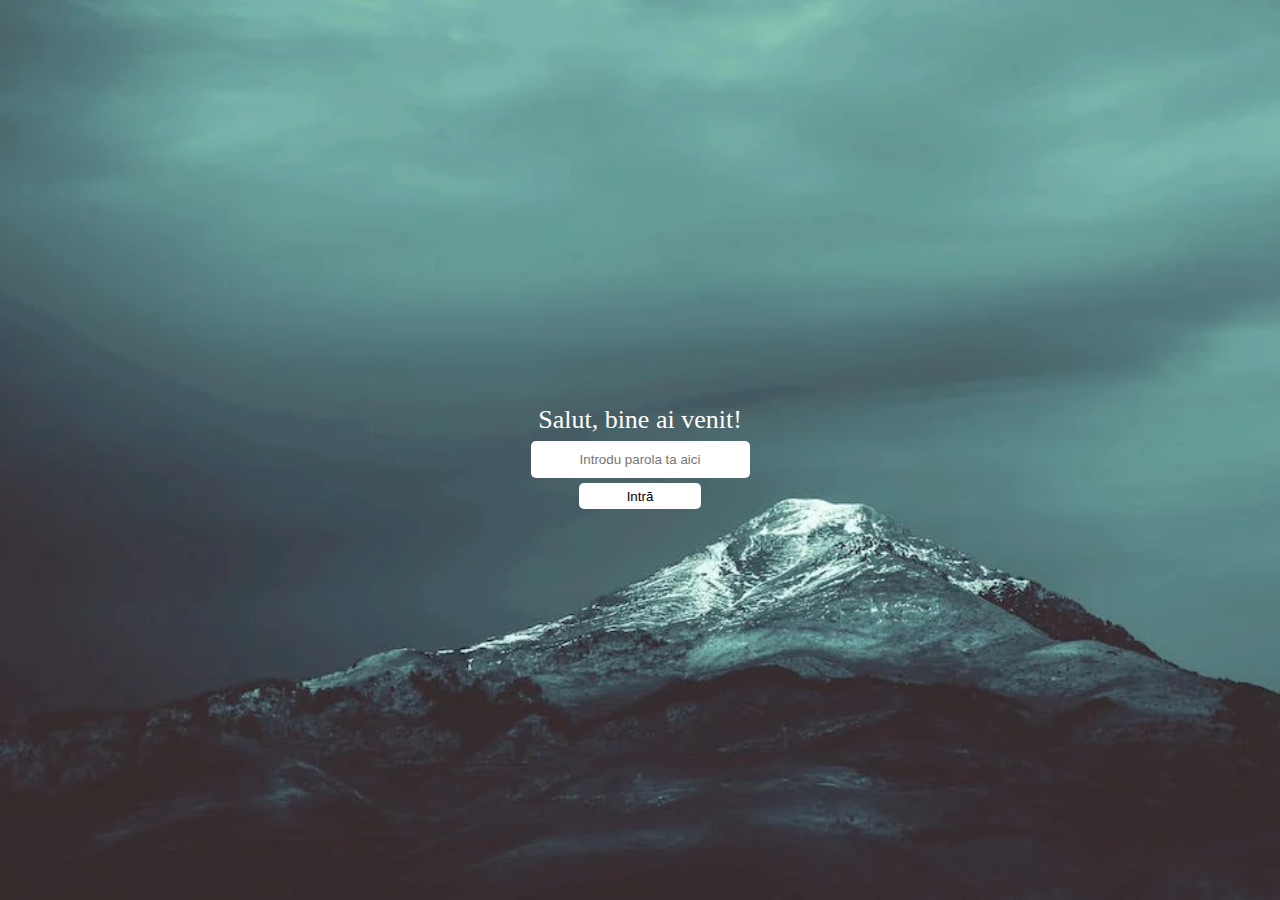
<file: index.html>
<!DOCTYPE html>
<html lang="en">
<head>
    <meta charset="UTF-8">
    <meta name="viewport" content="width=device-width, initial-scale=1.0">
    <link rel="stylesheet" href="./style.css">
    <title>Felicitare</title>
</head>
<body>
    <header class="header">
         <div class="box">
            <h1 class="title">Salut, bine ai venit!</h1>
            <input type="password" class="password" placeholder="Introdu parola ta aici">
            <input type="submit" class="submit" value="Intră" onclick="submitForm()">
         </div>
        </header>
    <script src="./script.js"></script>
</body>
</html>
</file>
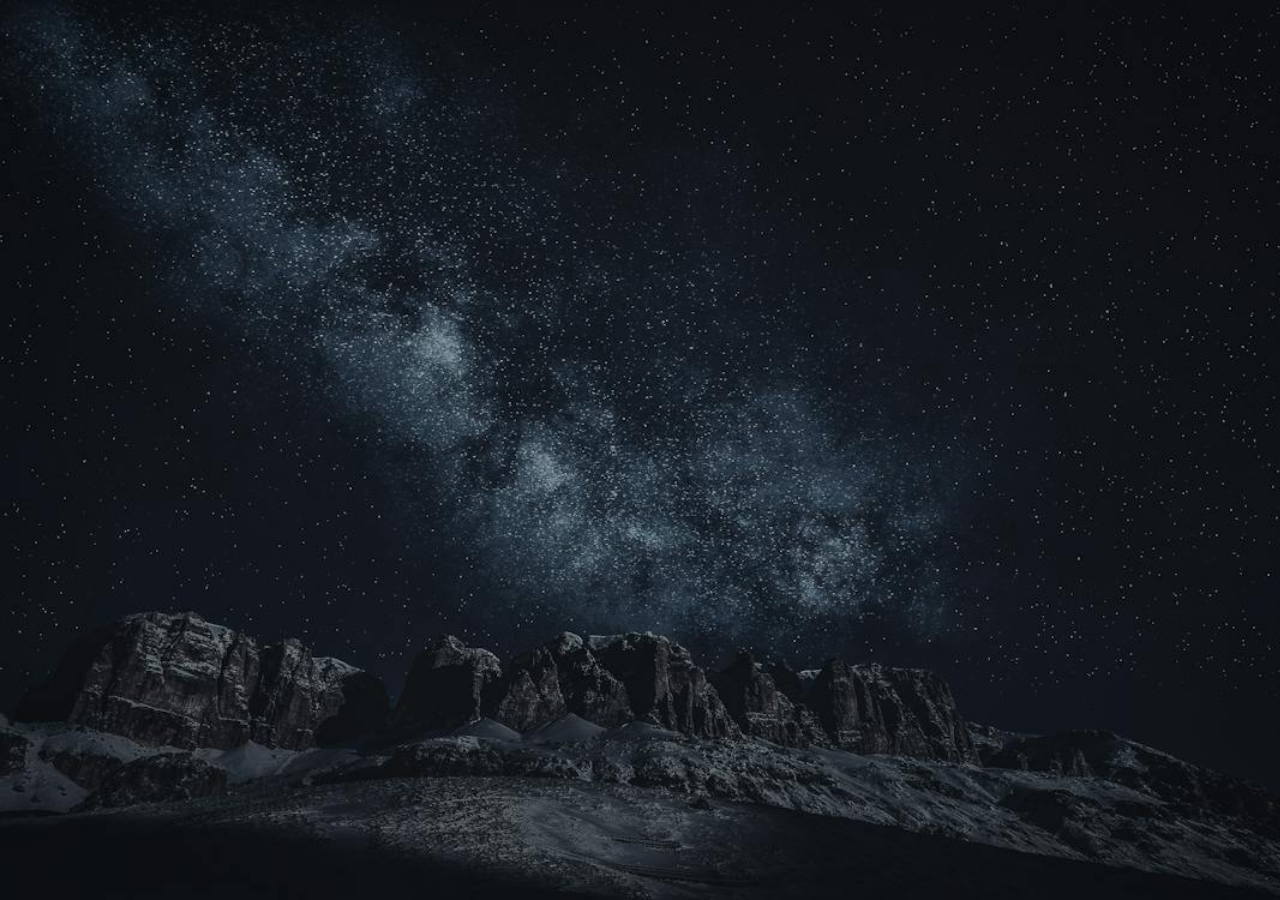
<file: page/page.html>
<!DOCTYPE html>
<html lang="en">
<head>
    <meta charset="UTF-8">
    <meta name="viewport" content="width=device-width, initial-scale=1.0">
    <link rel="stylesheet" href="./main.css">
    <title>Descarca aici</title>
</head>
<body>
    <audio src="./music.MP3" class="music" autoplay></audio>
    <!--
    <h1 class="title_page">Fă click pe <span class="title_select">Descarcă</span><br>să se facă minune</h1>
    <a href="./poza.png" class="btn" download onclick="submitForm()">Descarcă</a>
    <audio src="./music.MP3" class="music" autoplay></audio>
    <script src="./script.js"></script>
    -->
    
</body>
</html>
</file>
<file: style.css>
*{
    list-style: none;
    text-decoration: none;
    margin: 0;
}

.header{
    background-image: url(./img/night-forest_1308-69877.png);
    height: 100vh;
    background-repeat: no-repeat;
    background-size: cover;
    justify-content: center;
    align-items: center;
    display: flex;
}

.box {
    height: 305px;
    width: 290px;
    align-items: center;
    justify-content: center;
    border-radius: 24px;
    display: flex;
    flex-direction: column;
}

.title {
    font-weight: lighter;
    font-size: 26px;
    color: #fff;
    text-align: center;
    position: absolute;
    margin-top: -60px;
}

.password {
    height: 35px;
    width: 215px;
    border: none;
    border-radius: 5px;
    margin-top: 50px;
    text-align: center;
    color: red;
}

.submit {
    height: 26px;
    width: 122px;
    background: #fff;
    border: none;
    margin-top: 5px;
    border-radius: 5px;
}

@media screen and (max-width: 425px){
    .header{
        background-image: url(./img/photo-1505322022379-7c3353ee6291.jpg);
    }
}
</file>
<file: page/main.css>
*{
    list-style: none;
    text-decoration: none;
    margin: 0;
}

body{
    background-image: url(../img/night-background-6lak31dzehvb3uz3.jpeg);
    height: 100vh;
    background-repeat: no-repeat;
    background-size: cover;
    justify-content: center;
    align-items: center;
    display: flex;
    flex-direction: column;
}

.btn {
    height: 53px;
    width: 210px;
    justify-content: center;
    font-size: 25px;
    color: #000;
    align-items: center;
    display: flex;
    border-radius: 24px;
    background: white;
    -webkit-box-shadow: 0px 0px 21px 0px rgba(255,255,255,0.72);
    -moz-box-shadow: 0px 0px 21px 0px rgba(255,255,255,0.72);
    box-shadow: 0px 0px 21px 0px rgba(255,255,255,0.72);
}

.title_page{
    color: #fff;
    text-align: center;
    font-size: 26px;
}

.title_select {
    color: #e12424;
}

.btn, .title_page{
    margin: 5px 0px;
}

.off{
    position: absolute;
    height: 250px;
    margin-top: 373px;
}

@media screen and (max-width: 425px){
    body{
        background-image: url(../img/IMG_20180213172938.jpeg);
    }
}
</file>
